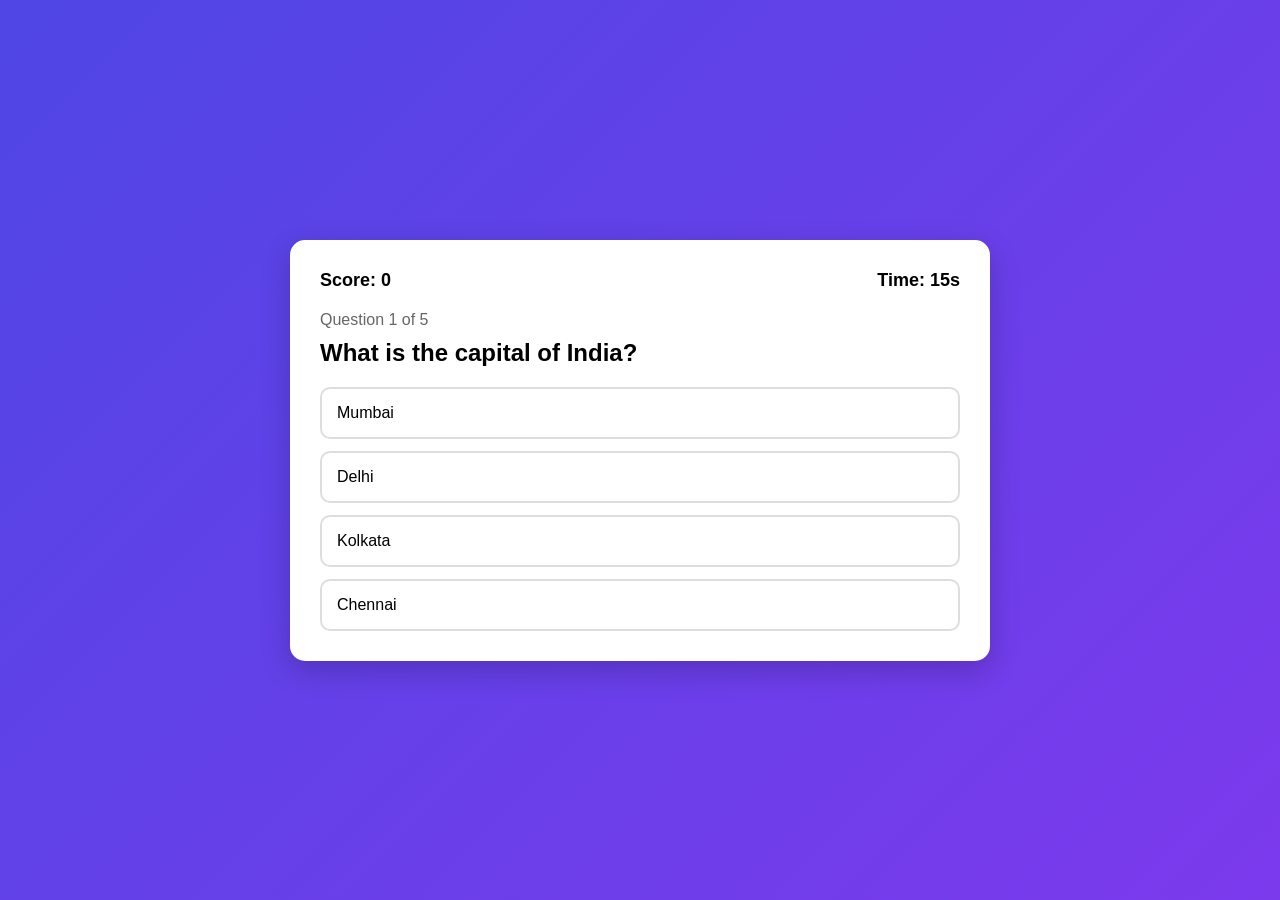
<file: index.html>
<!DOCTYPE html>
<html lang="en">
<head>
<meta charset="UTF-8">
<meta name="viewport" content="width=device-width, initial-scale=1.0">
<title>Quiz Competition App</title>

<style>
    .leaderboard{
    margin-top:25px;
    text-align:left;
}

.leaderboard h3{
    text-align:center;
    margin-bottom:15px;
    color:#4f46e5;
}

.leaderboard-item{
    display:flex;
    justify-content:space-between;
    align-items:center;
    background:#f8fafc;
    padding:12px 15px;
    border-radius:10px;
    margin-bottom:10px;
}

.leaderboard-rank{
    font-weight:bold;
    width:40px;
}

.leaderboard-name{
    flex:1;
    margin-left:10px;
}

.leaderboard-score{
    font-weight:bold;
    color:#4f46e5;
}

.current-user{
    background:#dbeafe;
    border:2px solid #4f46e5;
}
*{
    margin:0;
    padding:0;
    box-sizing:border-box;
    font-family:Arial, sans-serif;
}

body{
    background:linear-gradient(135deg,#4f46e5,#7c3aed);
    min-height:100vh;
    display:flex;
    justify-content:center;
    align-items:center;
    padding:20px;
}

.quiz-container{
    width:100%;
    max-width:700px;
    background:#fff;
    border-radius:15px;
    padding:30px;
    box-shadow:0 10px 30px rgba(0,0,0,0.2);
}

.header{
    display:flex;
    justify-content:space-between;
    margin-bottom:20px;
}

.score, .timer{
    font-size:18px;
    font-weight:bold;
}

.question-number{
    color:#666;
    margin-bottom:10px;
}

.question{
    font-size:24px;
    margin-bottom:20px;
    font-weight:bold;
}

.options{
    display:grid;
    gap:12px;
}

.option{
    padding:15px;
    border:2px solid #ddd;
    border-radius:10px;
    cursor:pointer;
    transition:0.3s;
}

.option:hover{
    background:#f5f5f5;
}

.option.correct{
    background:#22c55e;
    color:white;
    border-color:#22c55e;
}

.option.wrong{
    background:#ef4444;
    color:white;
    border-color:#ef4444;
}

.option.disabled{
    pointer-events:none;
}

.btn{
    margin-top:20px;
    padding:12px 25px;
    background:#4f46e5;
    color:white;
    border:none;
    border-radius:8px;
    cursor:pointer;
    font-size:16px;
    display:none;
}

.btn:hover{
    background:#4338ca;
}

.result{
    text-align:center;
    display:none;
}

.result h2{
    margin-bottom:15px;
}

.result p{
    font-size:20px;
    margin-bottom:20px;
}

.restart-btn{
    padding:12px 25px;
    background:#16a34a;
    color:white;
    border:none;
    border-radius:8px;
    cursor:pointer;
}
</style>
</head>
<body>

<div class="quiz-container">

    <div id="quizScreen">
        <div class="header">
            <div class="score">Score: <span id="score">0</span></div>
            <div class="timer">Time: <span id="time">15</span>s</div>
        </div>

        <div class="question-number" id="questionNumber"></div>

        <div class="question" id="question"></div>

        <div class="options" id="options"></div>

        <button class="btn" id="nextBtn">Next Question</button>
    </div>

    <div class="result" id="resultScreen">
    <h2>Quiz Finished 🎉</h2>
    <p>Your Score: <span id="finalScore"></span></p>

    <!-- Leaderboard -->
    <div class="leaderboard">
        <h3>🏆 Leaderboard</h3>
        <div id="leaderboardList"></div>
    </div>

    <button class="restart-btn" onclick="restartQuiz()">
        Restart Quiz
    </button>
</div>
</div>

<script>

const quizData = [
{
    question:"What is the capital of India?",
    options:["Mumbai","Delhi","Kolkata","Chennai"],
    answer:"Delhi"
},
{
    question:"Which planet is known as the Red Planet?",
    options:["Earth","Mars","Venus","Jupiter"],
    answer:"Mars"
},
{
    question:"Who developed JavaScript?",
    options:["Bill Gates","Brendan Eich","Elon Musk","Steve Jobs"],
    answer:"Brendan Eich"
},
{
    question:"Which language runs in a web browser?",
    options:["Java","Python","C++","JavaScript"],
    answer:"JavaScript"
},
{
    question:"What does HTML stand for?",
    options:[
        "Hyper Text Markup Language",
        "High Text Machine Language",
        "Hyper Tool Markup Language",
        "Home Text Markup Language"
    ],
    answer:"Hyper Text Markup Language"
}
];

let currentQuestion = 0;
let score = 0;
let timer;
let timeLeft = 15;

const questionEl = document.getElementById("question");
const optionsEl = document.getElementById("options");
const scoreEl = document.getElementById("score");
const timeEl = document.getElementById("time");
const nextBtn = document.getElementById("nextBtn");
const questionNumber = document.getElementById("questionNumber");

function loadQuestion(){

    clearInterval(timer);
    timeLeft = 15;
    timeEl.textContent = timeLeft;

    timer = setInterval(()=>{
        timeLeft--;
        timeEl.textContent = timeLeft;

        if(timeLeft <= 0){
            clearInterval(timer);
            autoReveal();
        }
    },1000);

    const q = quizData[currentQuestion];

    questionNumber.textContent =
        `Question ${currentQuestion+1} of ${quizData.length}`;

    questionEl.textContent = q.question;

    optionsEl.innerHTML = "";

    q.options.forEach(option => {
        const btn = document.createElement("div");
        btn.classList.add("option");
        btn.textContent = option;

        btn.addEventListener("click",()=>{
            selectAnswer(btn, option);
        });

        optionsEl.appendChild(btn);
    });

    nextBtn.style.display = "none";
}

function selectAnswer(selectedBtn, selectedOption){

    clearInterval(timer);

    const correctAnswer = quizData[currentQuestion].answer;

    document.querySelectorAll(".option").forEach(option=>{
        option.classList.add("disabled");

        if(option.textContent === correctAnswer){
            option.classList.add("correct");
        }
    });

    if(selectedOption === correctAnswer){
        score++;
        scoreEl.textContent = score;
    }else{
        selectedBtn.classList.add("wrong");
    }

    nextBtn.style.display = "inline-block";
}

function autoReveal(){

    const correctAnswer = quizData[currentQuestion].answer;

    document.querySelectorAll(".option").forEach(option=>{
        option.classList.add("disabled");

        if(option.textContent === correctAnswer){
            option.classList.add("correct");
        }
    });

    nextBtn.style.display = "inline-block";
}

nextBtn.addEventListener("click",()=>{

    currentQuestion++;

    if(currentQuestion < quizData.length){
        loadQuestion();
    }else{
        finishQuiz();
    }
});
let leaderboardData =
    JSON.parse(localStorage.getItem("leaderboard")) || [
        {name:"Aman", score:5},
        {name:"Priya", score:4},
        {name:"Rahul", score:4}
    ];

function renderLeaderboard(){

    const board = [...leaderboardData];

    board.push({
    name:"You",
    score:(score * 100) / quizData.length
});

    board.sort((a,b)=>b.score-a.score);

    const container =
        document.getElementById("leaderboardList");

    container.innerHTML = "";

    board.forEach((player,index)=>{

        const row = document.createElement("div");
        row.className = "leaderboard-item";

        if(player.name === "You"){
            row.classList.add("current-user");
        }

        row.innerHTML = `
            <div class="leaderboard-rank">#${index+1}</div>
            <div class="leaderboard-name">${player.name}</div>
            <div class="leaderboard-score">${player.score}</div>
        `;

        container.appendChild(row);
    });
}

function finishQuiz(){

    // save score first
    leaderboardData.push({
        name: "You",
        score: score
    });

    localStorage.setItem(
        "leaderboard",
        JSON.stringify(leaderboardData)
    );

    document.getElementById("quizScreen").style.display = "none";
    document.getElementById("resultScreen").style.display = "block";

    document.getElementById("finalScore").textContent =
        `${score} / ${quizData.length}`;

    renderLeaderboard();
}


function restartQuiz(){

    currentQuestion = 0;
    score = 0;

    scoreEl.textContent = 0;

    document.getElementById("quizScreen").style.display = "block";
    document.getElementById("resultScreen").style.display = "none";

    loadQuestion();
}

loadQuestion();

</script>

</body>
</html>
</file>
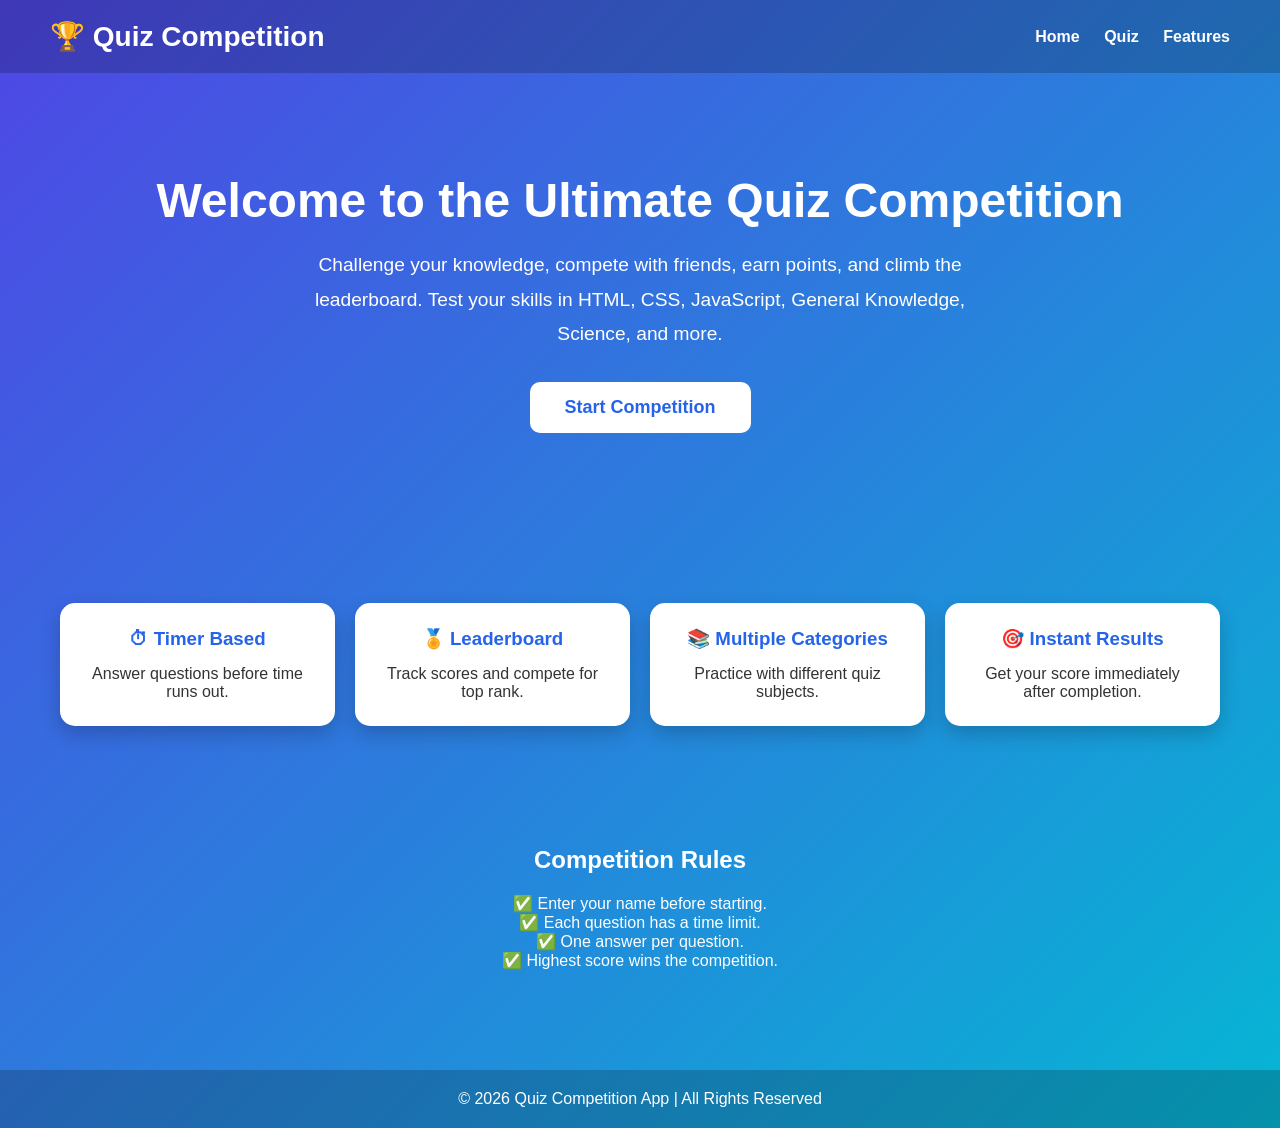
<file: home.html>
<!DOCTYPE html>
<html lang="en">
<head>
<meta charset="UTF-8">
<meta name="viewport" content="width=device-width, initial-scale=1.0">
<title>Quiz Competition - Home</title>

<style>
*{
    margin:0;
    padding:0;
    box-sizing:border-box;
    font-family:Arial, sans-serif;
}

body{
    background:linear-gradient(135deg,#4f46e5,#06b6d4);
    min-height:100vh;
    color:white;
}

.navbar{
    display:flex;
    justify-content:space-between;
    align-items:center;
    padding:20px 50px;
    background:rgba(0,0,0,0.2);
}

.logo{
    font-size:28px;
    font-weight:bold;
}

.nav-links a{
    color:white;
    text-decoration:none;
    margin-left:20px;
    font-weight:bold;
}

.hero{
    text-align:center;
    padding:100px 20px;
}

.hero h1{
    font-size:3rem;
    margin-bottom:20px;
}

.hero p{
    font-size:1.2rem;
    max-width:700px;
    margin:auto;
    line-height:1.8;
}

.start-btn{
    display:inline-block;
    margin-top:30px;
    padding:15px 35px;
    background:white;
    color:#2563eb;
    text-decoration:none;
    border-radius:10px;
    font-size:18px;
    font-weight:bold;
    transition:.3s;
}

.start-btn:hover{
    transform:translateY(-3px);
}

.features{
    max-width:1200px;
    margin:50px auto;
    display:grid;
    grid-template-columns:repeat(auto-fit,minmax(250px,1fr));
    gap:20px;
    padding:20px;
}

.card{
    background:white;
    color:#333;
    padding:25px;
    border-radius:15px;
    text-align:center;
    box-shadow:0 8px 20px rgba(0,0,0,.2);
}

.card h3{
    margin-bottom:15px;
    color:#2563eb;
}

.info{
    text-align:center;
    padding:50px 20px;
}

.info h2{
    margin-bottom:20px;
}

.footer{
    text-align:center;
    padding:20px;
    background:rgba(0,0,0,.2);
    margin-top:50px;
}
</style>
</head>
<body>

<!-- Navbar -->
<nav class="navbar">
    <div class="logo">🏆 Quiz Competition</div>

    <div class="nav-links">
        <a href="home.html">Home</a>
        <a href="index.html">Quiz</a>
        <a href="#features">Features</a>
    </div>
</nav>

<!-- Hero Section -->
<section class="hero">
    <h1>Welcome to the Ultimate Quiz Competition</h1>

    <p>
        Challenge your knowledge, compete with friends,
        earn points, and climb the leaderboard.
        Test your skills in HTML, CSS, JavaScript,
        General Knowledge, Science, and more.
    </p>

    <a href="index.html" class="start-btn">
        Start Competition
    </a>
</section>

<!-- Features -->
<section id="features" class="features">

    <div class="card">
        <h3>⏱ Timer Based</h3>
        <p>Answer questions before time runs out.</p>
    </div>

    <div class="card">
        <h3>🏅 Leaderboard</h3>
        <p>Track scores and compete for top rank.</p>
    </div>

    <div class="card">
        <h3>📚 Multiple Categories</h3>
        <p>Practice with different quiz subjects.</p>
    </div>

    <div class="card">
        <h3>🎯 Instant Results</h3>
        <p>Get your score immediately after completion.</p>
    </div>

</section>

<!-- Competition Info -->
<section class="info">
    <h2>Competition Rules</h2>

    <p>✅ Enter your name before starting.</p>
    <p>✅ Each question has a time limit.</p>
    <p>✅ One answer per question.</p>
    <p>✅ Highest score wins the competition.</p>
</section>

<!-- Footer -->
<footer class="footer">
    <p>© 2026 Quiz Competition App | All Rights Reserved</p>
</footer>

</body>
</html>
</file>
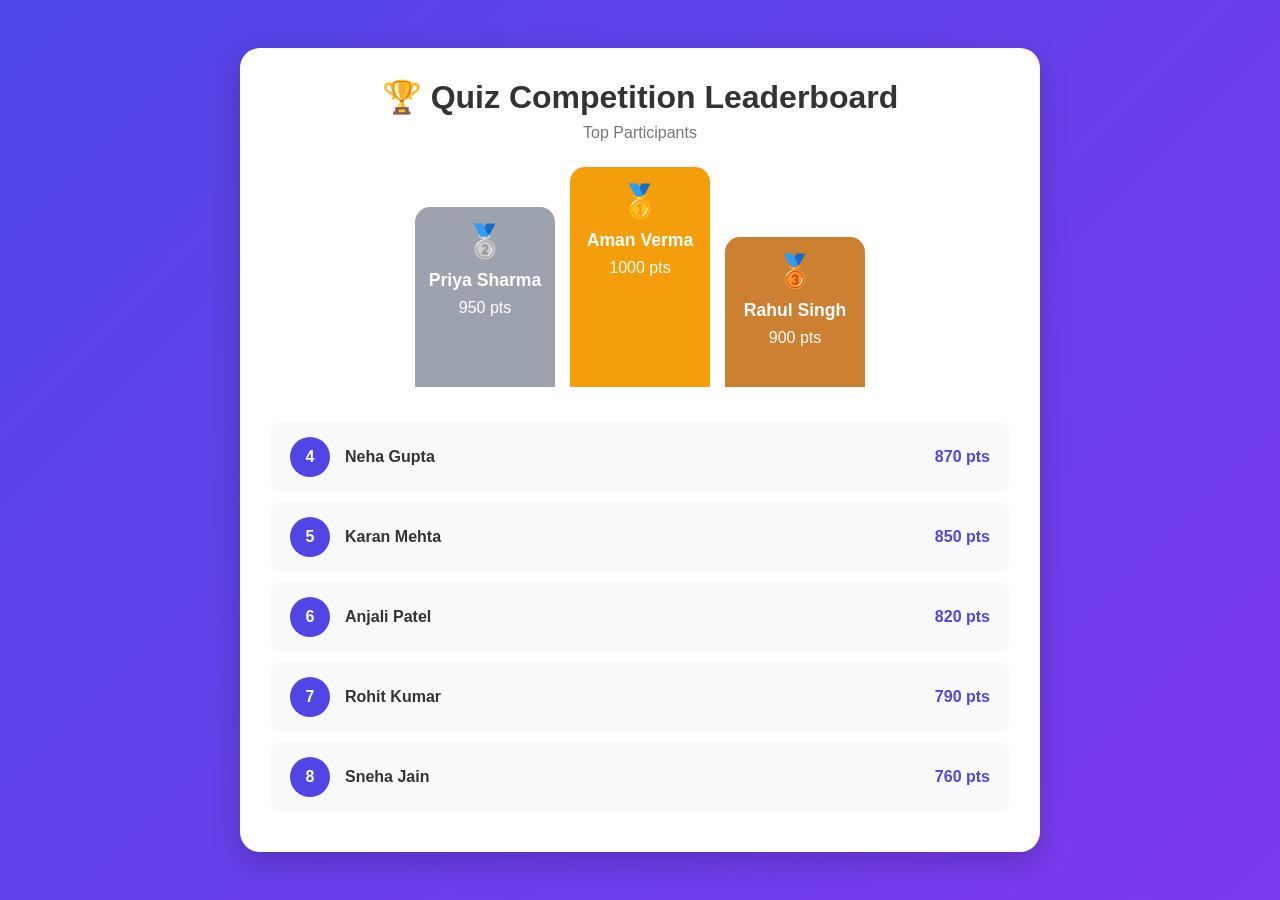
<file: leaderboard.html>
<!DOCTYPE html>
<html lang="en">
<head>
    <meta charset="UTF-8">
    <meta name="viewport" content="width=device-width, initial-scale=1.0">
    <title>Quiz Competition Leaderboard</title>

    <style>
        * {
            margin: 0;
            padding: 0;
            box-sizing: border-box;
            font-family: Arial, sans-serif;
        }

        body {
            background: linear-gradient(135deg, #4f46e5, #7c3aed);
            min-height: 100vh;
            display: flex;
            justify-content: center;
            align-items: center;
            padding: 20px;
        }

        .leaderboard-container {
            width: 100%;
            max-width: 800px;
            background: white;
            border-radius: 20px;
            padding: 30px;
            box-shadow: 0 10px 30px rgba(0,0,0,0.2);
        }

        .title {
            text-align: center;
            margin-bottom: 25px;
            color: #333;
        }

        .title h1 {
            font-size: 2rem;
            margin-bottom: 8px;
        }

        .title p {
            color: #777;
        }

        .top-three {
            display: flex;
            justify-content: center;
            align-items: flex-end;
            gap: 15px;
            margin-bottom: 35px;
        }

        .podium {
            text-align: center;
            border-radius: 15px 15px 0 0;
            color: white;
            padding-top: 15px;
            width: 140px;
        }

        .first {
            background: #f59e0b;
            height: 220px;
        }

        .second {
            background: #9ca3af;
            height: 180px;
        }

        .third {
            background: #cd7f32;
            height: 150px;
        }

        .rank {
            font-size: 2rem;
            font-weight: bold;
        }

        .name {
            margin-top: 10px;
            font-size: 1.1rem;
            font-weight: bold;
        }

        .score {
            margin-top: 8px;
            font-size: 1rem;
        }

        .leaderboard-list {
            width: 100%;
        }

        .leaderboard-item {
            display: flex;
            justify-content: space-between;
            align-items: center;
            padding: 15px 20px;
            margin-bottom: 10px;
            background: #f8fafc;
            border-radius: 12px;
            transition: 0.3s;
        }

        .leaderboard-item:hover {
            transform: translateY(-2px);
            background: #eef2ff;
        }

        .player-info {
            display: flex;
            align-items: center;
            gap: 15px;
        }

        .player-rank {
            width: 40px;
            height: 40px;
            background: #4f46e5;
            color: white;
            border-radius: 50%;
            display: flex;
            justify-content: center;
            align-items: center;
            font-weight: bold;
        }

        .player-name {
            font-weight: 600;
            color: #333;
        }

        .player-score {
            font-weight: bold;
            color: #4f46e5;
        }

        @media (max-width: 768px) {
            .top-three {
                flex-direction: column;
                align-items: center;
            }

            .podium {
                width: 100%;
                max-width: 250px;
                border-radius: 15px;
            }

            .first,
            .second,
            .third {
                height: auto;
                padding: 20px;
            }
        }
    </style>
</head>
<body>

<div class="leaderboard-container">

    <div class="title">
        <h1>🏆 Quiz Competition Leaderboard</h1>
        <p>Top Participants</p>
    </div>

    <!-- Top 3 -->
    <div class="top-three">

        <div class="podium second">
            <div class="rank">🥈</div>
            <div class="name">Priya Sharma</div>
            <div class="score">950 pts</div>
        </div>

        <div class="podium first">
            <div class="rank">🥇</div>
            <div class="name">Aman Verma</div>
            <div class="score">1000 pts</div>
        </div>

        <div class="podium third">
            <div class="rank">🥉</div>
            <div class="name">Rahul Singh</div>
            <div class="score">900 pts</div>
        </div>

    </div>

    <!-- Remaining Rankings -->
    <div class="leaderboard-list">

        <div class="leaderboard-item">
            <div class="player-info">
                <div class="player-rank">4</div>
                <div class="player-name">Neha Gupta</div>
            </div>
            <div class="player-score">870 pts</div>
        </div>

        <div class="leaderboard-item">
            <div class="player-info">
                <div class="player-rank">5</div>
                <div class="player-name">Karan Mehta</div>
            </div>
            <div class="player-score">850 pts</div>
        </div>

        <div class="leaderboard-item">
            <div class="player-info">
                <div class="player-rank">6</div>
                <div class="player-name">Anjali Patel</div>
            </div>
            <div class="player-score">820 pts</div>
        </div>

        <div class="leaderboard-item">
            <div class="player-info">
                <div class="player-rank">7</div>
                <div class="player-name">Rohit Kumar</div>
            </div>
            <div class="player-score">790 pts</div>
        </div>

        <div class="leaderboard-item">
            <div class="player-info">
                <div class="player-rank">8</div>
                <div class="player-name">Sneha Jain</div>
            </div>
            <div class="player-score">760 pts</div>
        </div>

    </div>

</div>

</body>
</html>
</file>
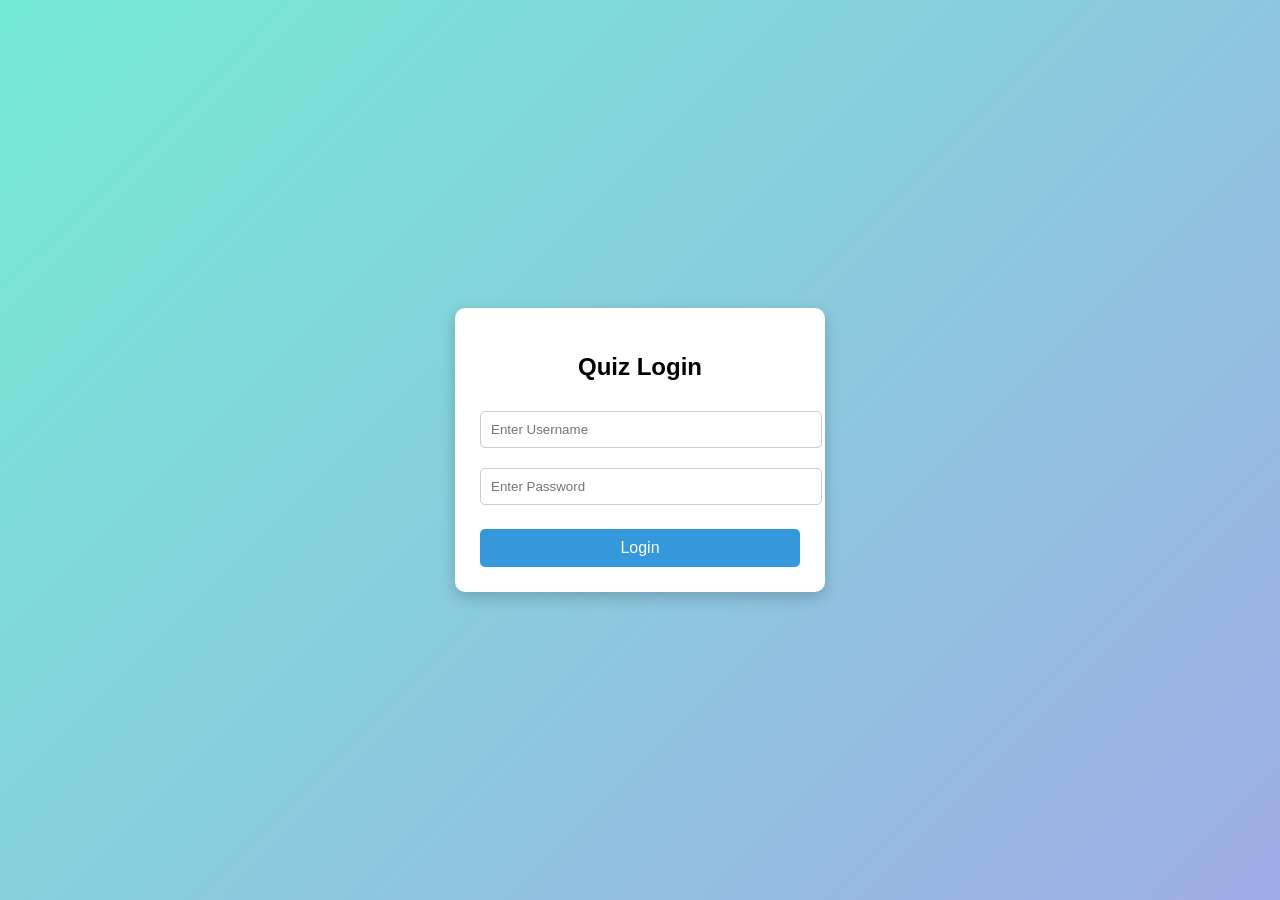
<file: login.html>
<!DOCTYPE html>
<html lang="en">
<head>
  <meta charset="UTF-8" />
  <meta name="viewport" content="width=device-width, initial-scale=1.0"/>
  <title>Quiz Login</title>
  <style>
    body {
      font-family: Arial, sans-serif;
      background: linear-gradient(135deg, #74ebd5, #9face6);
      height: 100vh;
      display: flex;
      justify-content: center;
      align-items: center;
      margin: 0;
    }

    .login-box {
      background: white;
      padding: 25px;
      border-radius: 10px;
      width: 320px;
      box-shadow: 0 5px 15px rgba(0,0,0,0.2);
    }

    h2 {
      text-align: center;
      margin-bottom: 20px;
    }

    input {
      width: 100%;
      padding: 10px;
      margin: 10px 0;
      border: 1px solid #ccc;
      border-radius: 5px;
    }

    button {
      width: 100%;
      padding: 10px;
      background: #3498db;
      color: white;
      border: none;
      border-radius: 5px;
      cursor: pointer;
      font-size: 16px;
    }

    button:hover {
      background: #2980b9;
    }

    .error {
      color: red;
      font-size: 14px;
      text-align: center;
    }
  </style>
</head>
<body>

<div class="login-box">
  <h2>Quiz Login</h2>

  <input type="text" id="username" placeholder="Enter Username" />
  <input type="password" id="password" placeholder="Enter Password" />

  <p class="error" id="error"></p>

  <button onclick="login()">Login</button>
</div>

<script>
  function login() {
    const username = document.getElementById("username").value;
    const password = document.getElementById("password").value;
    const error = document.getElementById("error");

    // Demo credentials
    const correctUser = "Iar";
    const correctPass = "1234";

    if (username === "" || password === "") {
      error.textContent = "Please fill all fields";
      return;
    }

    if (username === correctUser && password === correctPass) {
      alert("Login successful!");
      window.location.href = "index.html";
    } else {
      error.textContent = "Invalid username or password";
    }
  }
</script>

</body>
</html>
</file>
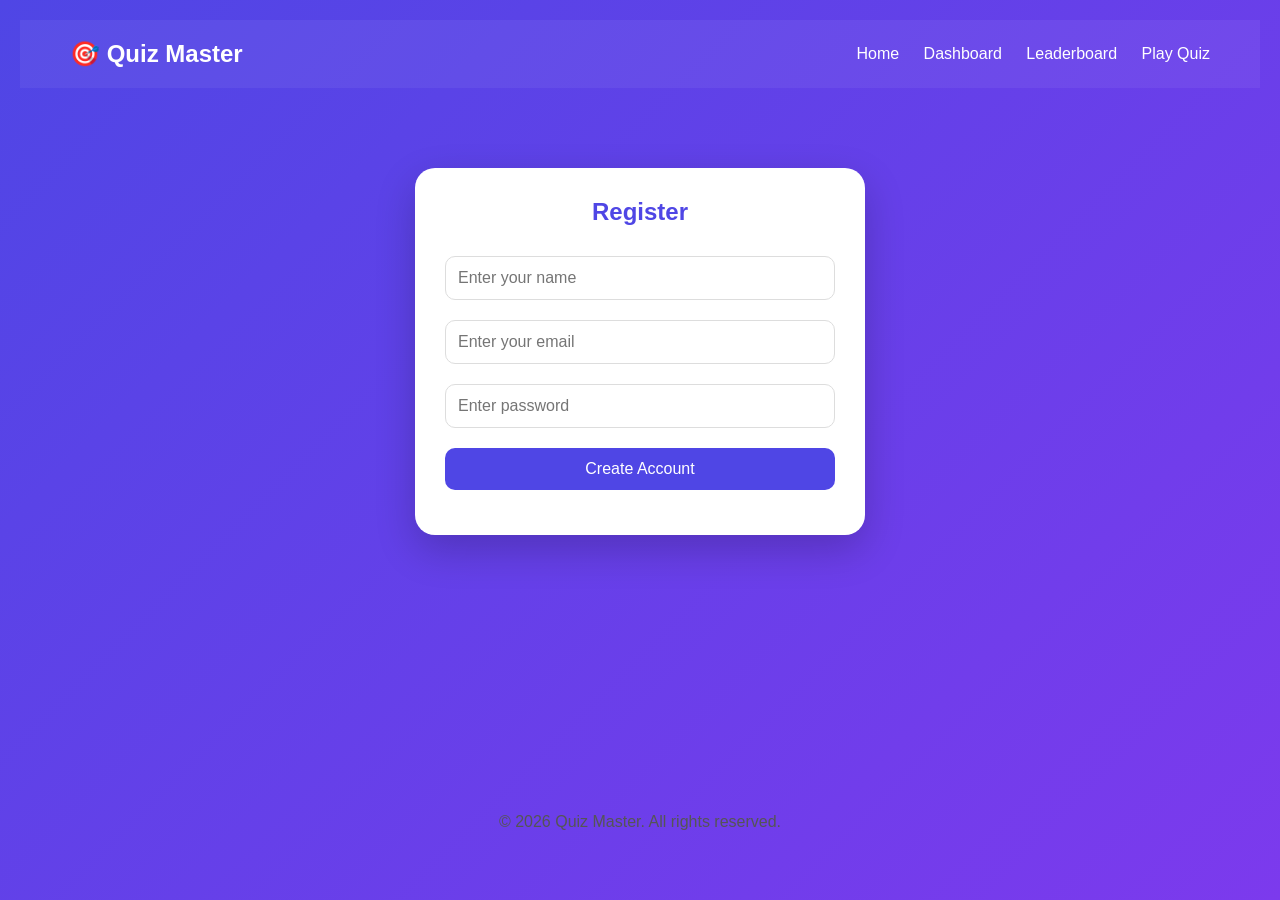
<file: register.html>
<!DOCTYPE html>
<html lang="en">
<head>
<meta charset="UTF-8">
<meta name="viewport" content="width=device-width, initial-scale=1.0">
<title>Quiz Master | Register</title>
<link rel="stylesheet" href="style.css">

<style>
body{
    font-family:'Segoe UI',sans-serif;
    background: linear-gradient(135deg,#4f46e5,#7c3aed);
    margin:0;
    min-height:100vh;
    display:flex;
    flex-direction:column;
    align-items:center;
    color:white;
}

/* HEADER */
header{
    width:100%;
    display:flex;
    justify-content:space-between;
    align-items:center;
    padding:20px 50px;
    background: rgba(255,255,255,0.05);
}
header .logo{
    font-size:24px;
    font-weight:bold;
}
header nav a{
    margin-left:20px;
    color:white;
    text-decoration:none;
}
header nav a:hover{
    text-decoration:underline;
}

/* FORM CARD */
.form-container{
    width:90%;
    max-width:450px;
    background:white;
    color:#111;
    margin:80px auto;
    padding:30px;
    border-radius:20px;
    box-shadow:0 15px 40px rgba(0,0,0,.2);
}

.form-container h2{
    text-align:center;
    color:#4f46e5;
    margin-bottom:20px;
}

input{
    width:100%;
    padding:12px;
    margin:10px 0;
    border:1px solid #ddd;
    border-radius:10px;
    outline:none;
}

button{
    width:100%;
    padding:12px;
    background:#4f46e5;
    color:white;
    border:none;
    border-radius:10px;
    font-size:16px;
    cursor:pointer;
    margin-top:10px;
}

button:hover{
    background:#4338ca;
}

.message{
    text-align:center;
    margin-top:10px;
    color:green;
}

footer{
    margin-top:auto;
    padding:30px;
    color:white;
}
</style>
</head>
<body>

<header>
    <div class="logo">🎯 Quiz Master</div>
    <nav>
        <a href="index.html">Home</a>
        <a href="dashboard.html">Dashboard</a>
        <a href="leaderboard.html">Leaderboard</a>
        <a href="quiz.html">Play Quiz</a>
    </nav>
</header>

<div class="form-container">
    <h2>Register</h2>

    <input type="text" id="name" placeholder="Enter your name">
    <input type="email" id="email" placeholder="Enter your email">
    <input type="password" id="password" placeholder="Enter password">

    <button onclick="registerUser()">Create Account</button>

    <p class="message" id="msg"></p>
</div>

<footer>
    <p>© 2026 Quiz Master. All rights reserved.</p>
</footer>

<script>
function registerUser(){
    let name = document.getElementById("name").value;
    let email = document.getElementById("email").value;
    let password = document.getElementById("password").value;

    if(!name || !email || !password){
        document.getElementById("msg").innerText = "⚠ Please fill all fields!";
        document.getElementById("msg").style.color = "red";
        return;
    }

    let users = JSON.parse(localStorage.getItem("users")) || [];

    users.push({
        name:name,
        email:email,
        password:password
    });

    localStorage.setItem("users", JSON.stringify(users));

    document.getElementById("msg").innerText = "✅ Registration Successful!";
    document.getElementById("msg").style.color = "green";

    setTimeout(()=>{
        window.location.href = "login.html";
    },1500);
}
</script>

</body>
</html>
</file>
<file: style.css>
/* ==========================
   GLOBAL STYLES
========================== */

*{
    margin:0;
    padding:0;
    box-sizing:border-box;
    font-family:Arial,sans-serif;
}

body{
    background:linear-gradient(135deg,#4f46e5,#06b6d4);
    min-height:100vh;
    padding:20px;
}

/* ==========================
   NAVBAR
========================== */

.navbar{
    background:#111827;
    color:#fff;
    padding:15px 30px;
    display:flex;
    justify-content:space-between;
    align-items:center;
    border-radius:12px;
    box-shadow:0 4px 12px rgba(0,0,0,0.2);
}

.navbar h1{
    font-size:24px;
    font-weight:bold;
}

/* ==========================
   CONTAINER
========================== */

.container{
    max-width:800px;
    margin:40px auto;
    background:#fff;
    padding:30px;
    border-radius:15px;
    box-shadow:0 10px 25px rgba(0,0,0,0.2);
}

/* ==========================
   SCREENS
========================== */

.screen{
    display:none;
    animation:fadeIn .4s ease;
}

.active{
    display:block;
}

@keyframes fadeIn{
    from{
        opacity:0;
        transform:translateY(10px);
    }
    to{
        opacity:1;
        transform:translateY(0);
    }
}

/* ==========================
   TEXT
========================== */

h2{
    margin-bottom:15px;
    color:#1e293b;
}

p{
    margin-bottom:15px;
    color:#555;
    line-height:1.6;
}

/* ==========================
   INPUT
========================== */

input{
    width:100%;
    padding:12px;
    margin:12px 0;
    border:1px solid #d1d5db;
    border-radius:8px;
    outline:none;
    font-size:16px;
}

input:focus{
    border-color:#2563eb;
    box-shadow:0 0 5px rgba(37,99,235,0.4);
}

/* ==========================
   BUTTONS
========================== */

.btn{
    background:#2563eb;
    color:white;
    border:none;
    padding:12px 20px;
    border-radius:8px;
    cursor:pointer;
    margin-top:10px;
    font-size:16px;
    transition:0.3s;
}

.btn:hover{
    background:#1d4ed8;
    transform:translateY(-2px);
}

/* ==========================
   PROGRESS
========================== */

.progress{
    margin-bottom:15px;
    font-weight:bold;
    color:#374151;
    font-size:18px;
}

/* ==========================
   TIMER
========================== */

.timer{
    font-size:20px;
    color:#ef4444;
    font-weight:bold;
    margin-bottom:15px;
    padding:10px;
    background:#fee2e2;
    border-radius:8px;
    text-align:center;
}

/* ==========================
   QUESTION
========================== */

.question{
    font-size:24px;
    margin-bottom:20px;
    font-weight:bold;
    color:#111827;
}

/* ==========================
   OPTIONS
========================== */

.option{
    background:#f3f4f6;
    padding:14px;
    margin:10px 0;
    border-radius:8px;
    cursor:pointer;
    transition:0.3s;
    border:2px solid transparent;
}

.option:hover{
    background:#dbeafe;
    border-color:#2563eb;
}

.correct{
    background:#22c55e !important;
    color:white;
}

.wrong{
    background:#ef4444 !important;
    color:white;
}

/* ==========================
   RESULT SCREEN
========================== */

.score-box{
    font-size:24px;
    margin:20px 0;
    font-weight:bold;
    text-align:center;
    color:#2563eb;
}

/* ==========================
   LEADERBOARD
========================== */

ul{
    list-style:none;
    padding:0;
}

li{
    background:#f3f4f6;
    margin:10px 0;
    padding:12px;
    border-radius:8px;
    font-weight:500;
    transition:.3s;
}

li:hover{
    background:#dbeafe;
}

/* ==========================
   RESPONSIVE
========================== */

@media(max-width:768px){

    body{
        padding:10px;
    }

    .navbar{
        flex-direction:column;
        text-align:center;
        gap:10px;
    }

    .container{
        padding:20px;
    }

    .question{
        font-size:20px;
    }

    .btn{
        width:100%;
    }
}
</file>
